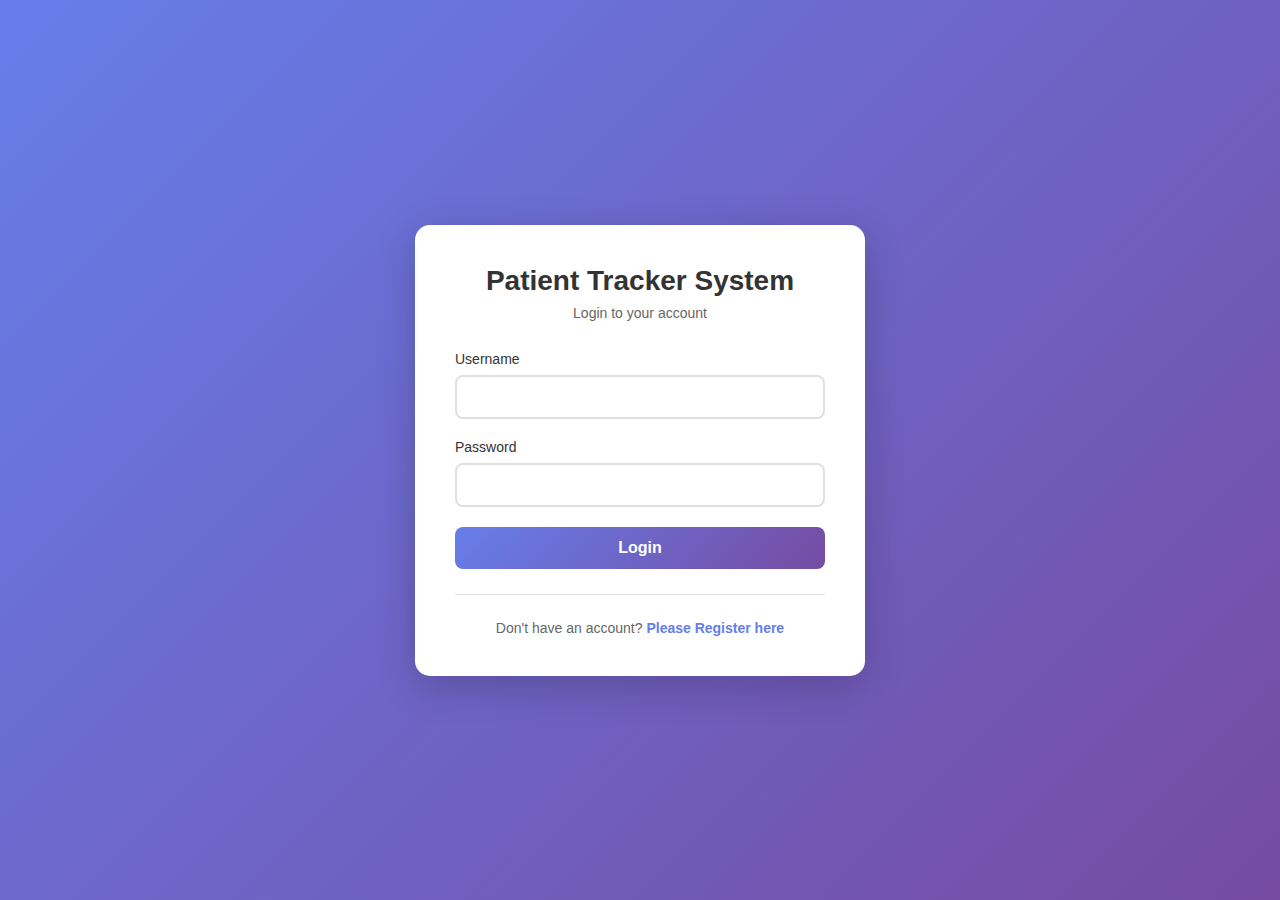
<file: index.html>
<!DOCTYPE html>
<html lang="en">
<head>
    <meta charset="UTF-8">
    <meta name="viewport" content="width=device-width, initial-scale=1.0">
    <title>Patient Tracker System - Login</title>
    <link rel="stylesheet" href="styles.css">
</head>
<body>
    <div class="container">
        <div class="login-card">
            <div class="login-header">
                <h1>Patient Tracker System</h1>
                <p>Login to your account</p>
            </div>
            <form id="loginForm" class="login-form">
                <div class="form-group">
                    <label for="username">Username</label>
                    <input type="text" id="username" name="username" required>
                </div>
                <div class="form-group">
                    <label for="password">Password</label>
                    <input type="password" id="password" name="password" required>
                </div>
                <button type="submit" class="btn btn-primary">Login</button>
                <div class="error-message" id="errorMessage"></div>
            </form>
            <div class="login-footer">
                <p>Don't have an account? <a href="register.html"> Please Register here</a></p>
            </div>
        </div>
    </div>
    <script src="auth.js"></script>
</body>
</html>
</file>
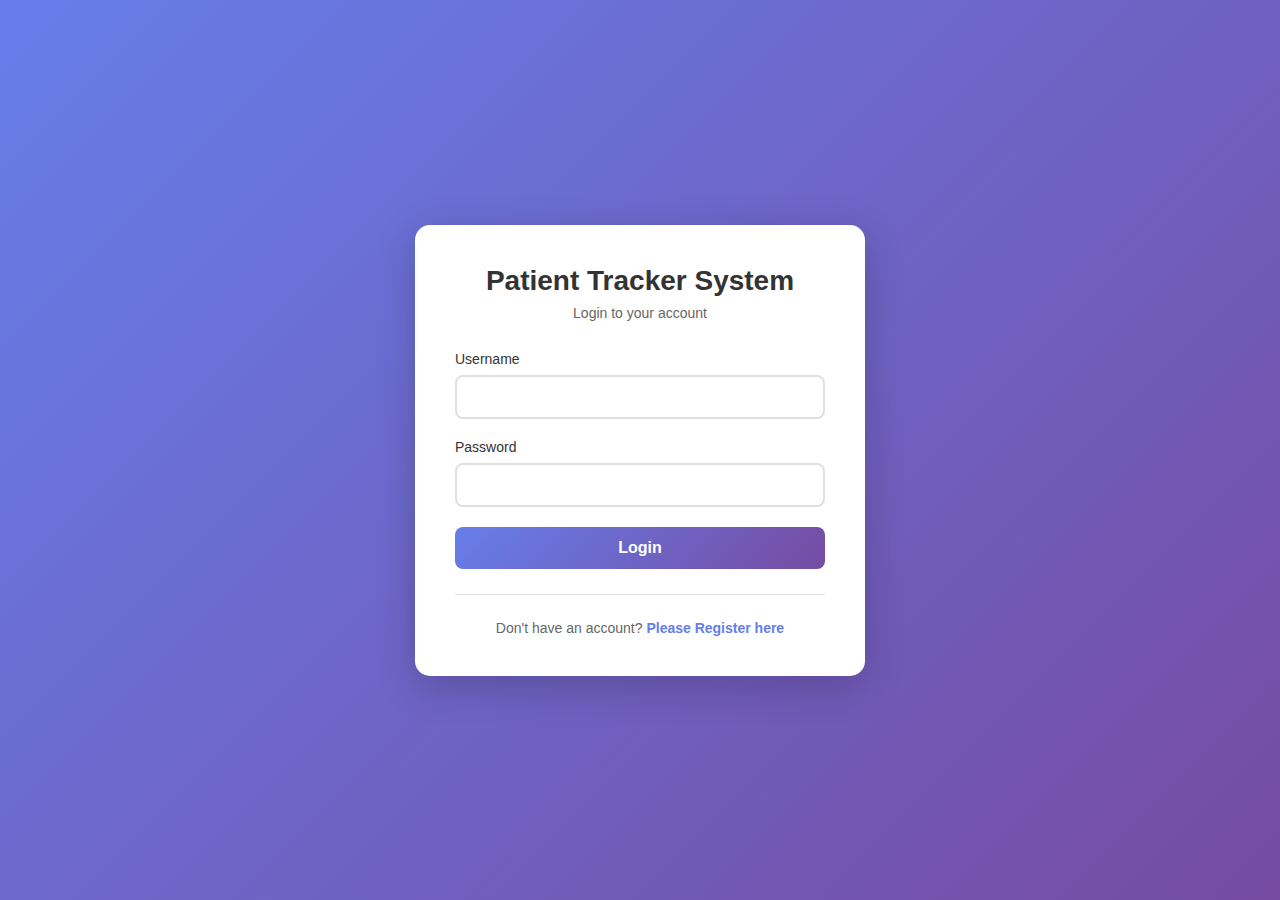
<file: dashboard-admin.html>
<!DOCTYPE html>
<html lang="en">
<head>
    <meta charset="UTF-8">
    <meta name="viewport" content="width=device-width, initial-scale=1.0">
    <title>Patient Tracker System - Admin Dashboard</title>
    <link rel="stylesheet" href="styles.css">
    <link rel="stylesheet" href="dashboard.css">
</head>
<body class="has-dashboard">
    <div class="dashboard">
        <div class="dashboard-header">
            <h1>System Admin Dashboard</h1>
            <div class="user-info">
                <span id="userName"></span>
                <button class="btn-logout" onclick="logout()">Logout</button>
            </div>
        </div>
        
        <div class="dashboard-content">
            <div class="card">
                <h2>Manage User Accounts</h2>
                <p>Create, edit, or delete user accounts</p>
                <button class="btn btn-secondary" onclick="openManageUsers()">Manage Users</button>
            </div>
            
            <div class="card">
                <h2>Assign Role to Worker</h2>
                <p>Assign roles to system workers</p>
                <button class="btn btn-secondary" onclick="openAssignRole()">Assign Roles</button>
            </div>
            
            <div class="card">
                <h2>Generate Reports and Backup Data</h2>
                <p>Generate system reports and backup data</p>
                <button class="btn btn-secondary" onclick="openReports()">Reports & Backup</button>
            </div>
        </div>
    </div>
    
    <!-- Manage Users Modal -->
    <div id="manageUsersModal" class="modal">
        <div class="modal-content" style="max-width: 900px;">
            <div class="modal-header">
                <h2>Manage User Accounts</h2>
                <button class="close-btn" onclick="closeModal('manageUsersModal')">&times;</button>
            </div>
            <div class="modal-body">
                <button class="btn btn-secondary" onclick="openAddUser(); closeModal('manageUsersModal');" style="margin-bottom: 20px;">Add New User</button>
                <table class="data-table">
                    <thead>
                        <tr>
                            <th>Username</th>
                            <th>Email</th>
                            <th>Role</th>
                            <th>Created</th>
                            <th>Actions</th>
                        </tr>
                    </thead>
                    <tbody id="usersTableBody"></tbody>
                </table>
            </div>
            <div class="modal-footer">
                <button class="btn-cancel" onclick="closeModal('manageUsersModal')">Close</button>
            </div>
        </div>
    </div>

    <!-- Add User Modal -->
    <div id="addUserModal" class="modal">
        <div class="modal-content">
            <div class="modal-header">
                <h2>Add New User</h2>
                <button class="close-btn" onclick="closeModal('addUserModal')">&times;</button>
            </div>
            <div class="modal-body">
                <form id="addUserForm">
                    <div class="form-group">
                        <label for="username">Username *</label>
                        <input type="text" id="username" name="username" required>
                    </div>
                    <div class="form-group">
                        <label for="email">Email *</label>
                        <input type="email" id="email" name="email" required>
                    </div>
                    <div class="form-group">
                        <label for="password">Password *</label>
                        <input type="password" id="password" name="password" required minlength="6">
                    </div>
                    <div class="form-group">
                        <label for="role">Role *</label>
                        <select id="role" name="role" required>
                            <option value="">Select Role</option>
                            <option value="receptionist">Receptionist</option>
                            <option value="doctor">Doctor</option>
                            <option value="system_admin">System Admin</option>
                        </select>
                    </div>
                </form>
            </div>
            <div class="modal-footer">
                <button class="btn-cancel" onclick="closeModal('addUserModal')">Cancel</button>
                <button class="btn-submit" onclick="submitAddUser(); setTimeout(() => openManageUsers(), 500);">Add User</button>
            </div>
        </div>
    </div>

    <!-- Edit User Role Modal -->
    <div id="editUserRoleModal" class="modal">
        <div class="modal-content">
            <div class="modal-header">
                <h2>Edit User Role</h2>
                <button class="close-btn" onclick="closeModal('editUserRoleModal')">&times;</button>
            </div>
            <div class="modal-body">
                <form id="editUserRoleForm">
                    <input type="hidden" id="editUserRoleId" name="userId">
                    <div class="form-group">
                        <label>Username</label>
                        <p id="editUserRoleUsername" style="padding: 10px; background-color: #f8f9fa; border-radius: 5px;"></p>
                    </div>
                    <div class="form-group">
                        <label for="editUserRoleSelect">Role *</label>
                        <select id="editUserRoleSelect" name="role" required>
                            <option value="receptionist">Receptionist</option>
                            <option value="doctor">Doctor</option>
                            <option value="system_admin">System Admin</option>
                        </select>
                    </div>
                </form>
            </div>
            <div class="modal-footer">
                <button class="btn-cancel" onclick="closeModal('editUserRoleModal')">Cancel</button>
                <button class="btn-submit" onclick="submitEditUserRole(); setTimeout(() => openManageUsers(), 500);">Update Role</button>
            </div>
        </div>
    </div>

    <!-- Reports Modal -->
    <div id="reportsModal" class="modal">
        <div class="modal-content" style="max-width: 800px;">
            <div class="modal-header">
                <h2>Generate Reports and Backup</h2>
                <button class="close-btn" onclick="closeModal('reportsModal')">&times;</button>
            </div>
            <div class="modal-body" id="reportContent"></div>
            <div class="modal-footer">
                <button class="btn-cancel" onclick="closeModal('reportsModal')">Close</button>
            </div>
        </div>
    </div>
    
    <script src="patients.js"></script>
    <script src="appointments.js"></script>
    <script src="healthRecords.js"></script>
    <script src="auth.js"></script>
    <script src="dashboard.js"></script>
</body>
</html>
</file>
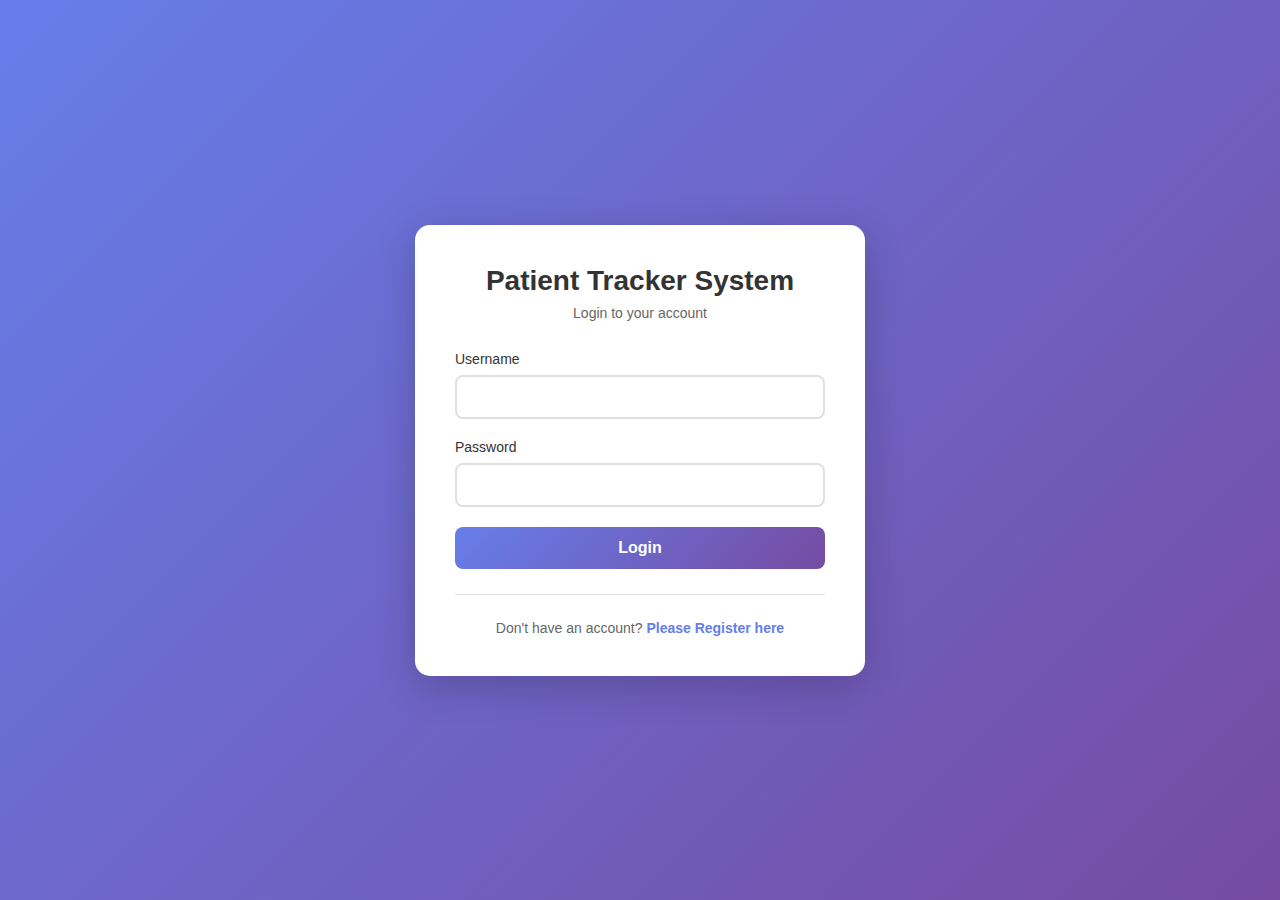
<file: dashboard-doctor.html>
<!DOCTYPE html>
<html lang="en">
<head>
    <meta charset="UTF-8">
    <meta name="viewport" content="width=device-width, initial-scale=1.0">
    <title>Patient Tracker System - Doctor Dashboard</title>
    <link rel="stylesheet" href="styles.css">
    <link rel="stylesheet" href="dashboard.css">
</head>
<body class="has-dashboard">
    <div class="dashboard">
        <div class="dashboard-header">
            <h1>Doctor Dashboard</h1>
            <div class="user-info">
                <span id="userName"></span>
                <button class="btn-logout" onclick="logout()">Logout</button>
            </div>
        </div>
        
        <div class="dashboard-content">
            <div class="card">
                <h2>View Assigned Patients</h2>
                <p>View all patients assigned to you</p>
                <button class="btn btn-secondary" onclick="openAssignedPatients()">View Patients</button>
            </div>
            
            <div class="card">
                <h2>Add Diagnosis</h2>
                <p>Add diagnosis for a patient</p>
                <button class="btn btn-secondary" onclick="openAddDiagnosis()">Add Diagnosis</button>
            </div>
            
            <div class="card">
                <h2>Add Prescriptions</h2>
                <p>Prescribe medications for patients</p>
                <button class="btn btn-secondary" onclick="openPrescriptions()">Add Prescriptions</button>
            </div>
            
            <div class="card">
                <h2>Update Patient Progress</h2>
                <p>Update patient health progress</p>
                <button class="btn btn-secondary" onclick="openUpdateProgress()">Update Progress</button>
            </div>
        </div>
    </div>
    
    <!-- Assigned Patients Modal -->
    <div id="assignedPatientsModal" class="modal">
        <div class="modal-content" style="max-width: 900px;">
            <div class="modal-header">
                <h2>View Assigned Patients</h2>
                <button class="close-btn" onclick="closeModal('assignedPatientsModal')">&times;</button>
            </div>
            <div class="modal-body">
                <table class="data-table">
                    <thead>
                        <tr>
                            <th>Patient ID</th>
                            <th>Name</th>
                            <th>Email</th>
                            <th>Phone</th>
                            <th>Date of Birth</th>
                            <th>Actions</th>
                        </tr>
                    </thead>
                    <tbody id="assignedPatientsTableBody"></tbody>
                </table>
            </div>
            <div class="modal-footer">
                <button class="btn-cancel" onclick="closeModal('assignedPatientsModal')">Close</button>
            </div>
        </div>
    </div>

    <!-- Patient Details Modal -->
    <div id="patientDetailsModal" class="modal">
        <div class="modal-content" style="max-width: 700px;">
            <div class="modal-header">
                <h2>Patient Details</h2>
                <button class="close-btn" onclick="closeModal('patientDetailsModal')">&times;</button>
            </div>
            <div class="modal-body" id="patientDetailsContent"></div>
            <div class="modal-footer">
                <button class="btn-cancel" onclick="closeModal('patientDetailsModal')">Close</button>
            </div>
        </div>
    </div>

    <!-- Add Diagnosis Modal -->
    <div id="addDiagnosisModal" class="modal">
        <div class="modal-content">
            <div class="modal-header">
                <h2>Add Diagnosis</h2>
                <button class="close-btn" onclick="closeModal('addDiagnosisModal')">&times;</button>
            </div>
            <div class="modal-body">
                <form id="diagnosisForm">
                    <div class="form-group">
                        <label for="diagnosisPatientId">Patient *</label>
                        <select id="diagnosisPatientId" name="patientId" required></select>
                    </div>
                    <div class="form-group">
                        <label for="diagnosis">Diagnosis *</label>
                        <input type="text" id="diagnosis" name="diagnosis" placeholder="e.g., Hypertension" required>
                    </div>
                    <div class="form-group">
                        <label for="description">Description</label>
                        <textarea id="description" name="description" placeholder="Detailed description of the diagnosis"></textarea>
                    </div>
                    <div class="form-group">
                        <label for="notes">Notes</label>
                        <textarea id="notes" name="notes" placeholder="Additional notes"></textarea>
                    </div>
                </form>
            </div>
            <div class="modal-footer">
                <button class="btn-cancel" onclick="closeModal('addDiagnosisModal')">Cancel</button>
                <button class="btn-submit" onclick="submitDiagnosis()">Add Diagnosis</button>
            </div>
        </div>
    </div>

    <!-- Add Prescription Modal -->
    <div id="addPrescriptionModal" class="modal">
        <div class="modal-content">
            <div class="modal-header">
                <h2>Add Prescription</h2>
                <button class="close-btn" onclick="closeModal('addPrescriptionModal')">&times;</button>
            </div>
            <div class="modal-body">
                <form id="prescriptionForm">
                    <div class="form-group">
                        <label for="prescriptionPatientId">Patient *</label>
                        <select id="prescriptionPatientId" name="patientId" required></select>
                    </div>
                    <div class="form-group">
                        <label for="prescription">Prescription *</label>
                        <input type="text" id="prescription" name="prescription" placeholder="e.g., Paracetamol 500mg" required>
                    </div>
                    <div class="form-group">
                        <label for="dosage">Dosage</label>
                        <input type="text" id="dosage" name="dosage" placeholder="e.g., 500mg">
                    </div>
                    <div class="form-group">
                        <label for="frequency">Frequency</label>
                        <input type="text" id="frequency" name="frequency" placeholder="e.g., Twice daily">
                    </div>
                    <div class="form-group">
                        <label for="duration">Duration</label>
                        <input type="text" id="duration" name="duration" placeholder="e.g., 7 days">
                    </div>
                    <div class="form-group">
                        <label for="notes">Notes</label>
                        <textarea id="notes" name="notes" placeholder="Additional instructions"></textarea>
                    </div>
                </form>
            </div>
            <div class="modal-footer">
                <button class="btn-cancel" onclick="closeModal('addPrescriptionModal')">Cancel</button>
                <button class="btn-submit" onclick="submitPrescription()">Add Prescription</button>
            </div>
        </div>
    </div>

    <!-- Update Progress Modal -->
    <div id="updateProgressModal" class="modal">
        <div class="modal-content">
            <div class="modal-header">
                <h2>Update Patient Progress</h2>
                <button class="close-btn" onclick="closeModal('updateProgressModal')">&times;</button>
            </div>
            <div class="modal-body">
                <form id="progressForm">
                    <div class="form-group">
                        <label for="progressPatientId">Patient *</label>
                        <select id="progressPatientId" name="patientId" required></select>
                    </div>
                    <div class="form-group">
                        <label for="progress">Progress Status</label>
                        <select id="progress" name="progress">
                            <option value="">Select Status</option>
                            <option value="Improving">Improving</option>
                            <option value="Stable">Stable</option>
                            <option value="Worsening">Worsening</option>
                            <option value="Recovered">Recovered</option>
                        </select>
                    </div>
                    <div class="form-group">
                        <label for="status">General Status</label>
                        <select id="status" name="status">
                            <option value="">Select Status</option>
                            <option value="Good">Good</option>
                            <option value="Fair">Fair</option>
                            <option value="Poor">Poor</option>
                            <option value="Critical">Critical</option>
                        </select>
                    </div>
                    <div class="form-group">
                        <label for="notes">Progress Notes *</label>
                        <textarea id="notes" name="notes" placeholder="Describe the patient's progress" required></textarea>
                    </div>
                </form>
            </div>
            <div class="modal-footer">
                <button class="btn-cancel" onclick="closeModal('updateProgressModal')">Cancel</button>
                <button class="btn-submit" onclick="submitProgress()">Update Progress</button>
            </div>
        </div>
    </div>
    
    <script src="patients.js"></script>
    <script src="appointments.js"></script>
    <script src="healthRecords.js"></script>
    <script src="auth.js"></script>
    <script src="dashboard.js"></script>
</body>
</html>
</file>
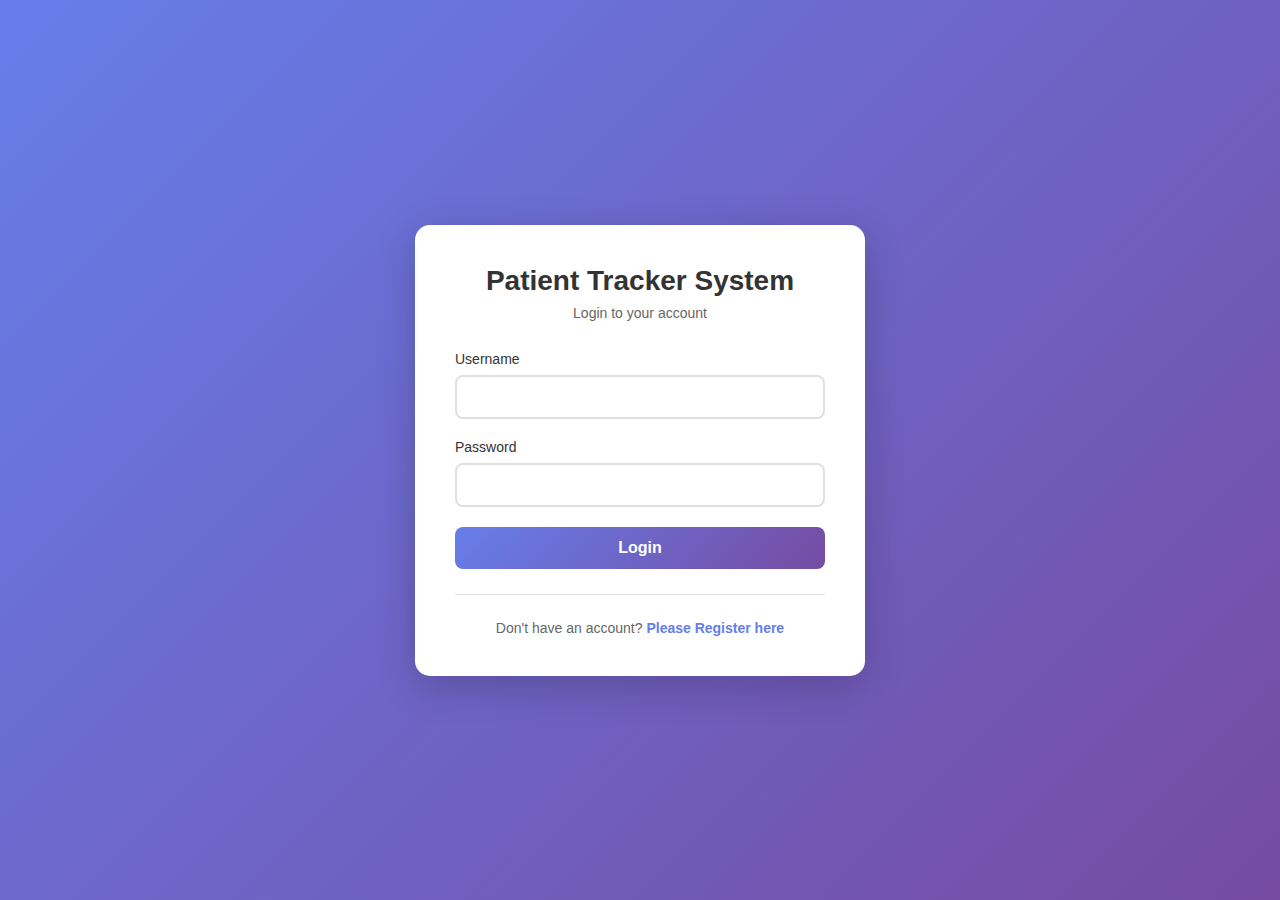
<file: dashboard-receptionist.html>
<!DOCTYPE html>
<html lang="en">
<head>
    <meta charset="UTF-8">
    <meta name="viewport" content="width=device-width, initial-scale=1.0">
    <title>Patient Tracker System - Receptionist Dashboard</title>
    <link rel="stylesheet" href="styles.css">
    <link rel="stylesheet" href="dashboard.css">
</head>
<body class="has-dashboard">
    <div class="dashboard">
        <div class="dashboard-header">
            <h1>Receptionist Dashboard</h1>
            <div class="user-info">
                <span id="userName"></span>
                <button class="btn-logout" onclick="logout()">Logout</button>
            </div>
        </div>
        
        <div class="dashboard-content">
            <div class="card">
                <h2>Register New Patient</h2>
                <p>Register a new patient in the system</p>
                <button class="btn btn-secondary" onclick="openRegisterPatient()">Register Patient</button>
            </div>
            
            <div class="card">
                <h2>Schedule or View Appointments</h2>
                <p>Manage patient appointments</p>
                <button class="btn btn-secondary" onclick="openAppointments()">Manage Appointments</button>
            </div>
            
            <div class="card">
                <h2>Add or Edit Patient Details</h2>
                <p>Update patient information</p>
                <button class="btn btn-secondary" onclick="openEditPatient()">Edit Patient</button>
            </div>
        </div>
    </div>
    
    <!-- Register Patient Modal -->
    <div id="registerPatientModal" class="modal">
        <div class="modal-content">
            <div class="modal-header">
                <h2>Register New Patient</h2>
                <button class="close-btn" onclick="closeModal('registerPatientModal')">&times;</button>
            </div>
            <div class="modal-body">
                <form id="registerPatientForm">
                    <div class="form-group">
                        <label for="patientId">Patient ID *</label>
                        <input type="text" id="patientId" name="patientId" required>
                    </div>
                    <div class="form-group">
                        <label for="firstName">First Name *</label>
                        <input type="text" id="firstName" name="firstName" required>
                    </div>
                    <div class="form-group">
                        <label for="lastName">Last Name *</label>
                        <input type="text" id="lastName" name="lastName" required>
                    </div>
                    <div class="form-group">
                        <label for="email">Email</label>
                        <input type="email" id="email" name="email">
                    </div>
                    <div class="form-group">
                        <label for="phone">Phone *</label>
                        <input type="tel" id="phone" name="phone" required>
                    </div>
                    <div class="form-group">
                        <label for="dateOfBirth">Date of Birth</label>
                        <input type="date" id="dateOfBirth" name="dateOfBirth">
                    </div>
                    <div class="form-group">
                        <label for="gender">Gender</label>
                        <select id="gender" name="gender">
                            <option value="">Select Gender</option>
                            <option value="Male">Male</option>
                            <option value="Female">Female</option>
                            <option value="Other">Other</option>
                        </select>
                    </div>
                    <div class="form-group">
                        <label for="bloodGroup">Blood Group</label>
                        <select id="bloodGroup" name="bloodGroup">
                            <option value="">Select Blood Group</option>
                            <option value="A+">A+</option>
                            <option value="A-">A-</option>
                            <option value="B+">B+</option>
                            <option value="B-">B-</option>
                            <option value="AB+">AB+</option>
                            <option value="AB-">AB-</option>
                            <option value="O+">O+</option>
                            <option value="O-">O-</option>
                        </select>
                    </div>
                    <div class="form-group">
                        <label for="address">Address</label>
                        <textarea id="address" name="address"></textarea>
                    </div>
                    <div class="form-group">
                        <label for="emergencyContact">Emergency Contact Name</label>
                        <input type="text" id="emergencyContact" name="emergencyContact">
                    </div>
                    <div class="form-group">
                        <label for="emergencyPhone">Emergency Contact Phone</label>
                        <input type="tel" id="emergencyPhone" name="emergencyPhone">
                    </div>
                </form>
            </div>
            <div class="modal-footer">
                <button class="btn-cancel" onclick="closeModal('registerPatientModal')">Cancel</button>
                <button class="btn-submit" onclick="submitRegisterPatient()">Register Patient</button>
            </div>
        </div>
    </div>

    <!-- Appointments Modal -->
    <div id="appointmentsModal" class="modal">
        <div class="modal-content" style="max-width: 900px;">
            <div class="modal-header">
                <h2>Manage Appointments</h2>
                <button class="close-btn" onclick="closeModal('appointmentsModal')">&times;</button>
            </div>
            <div class="modal-body">
                <button class="btn btn-secondary" onclick="openNewAppointment(); closeModal('appointmentsModal');" style="margin-bottom: 20px;">Schedule New Appointment</button>
                <table class="data-table">
                    <thead>
                        <tr>
                            <th>Patient</th>
                            <th>Date</th>
                            <th>Time</th>
                            <th>Reason</th>
                            <th>Status</th>
                            <th>Actions</th>
                        </tr>
                    </thead>
                    <tbody id="appointmentsTableBody"></tbody>
                </table>
            </div>
            <div class="modal-footer">
                <button class="btn-cancel" onclick="closeModal('appointmentsModal')">Close</button>
            </div>
        </div>
    </div>

    <!-- New Appointment Modal -->
    <div id="newAppointmentModal" class="modal">
        <div class="modal-content">
            <div class="modal-header">
                <h2>Schedule New Appointment</h2>
                <button class="close-btn" onclick="closeModal('newAppointmentModal')">&times;</button>
            </div>
            <div class="modal-body">
                <form id="newAppointmentForm">
                    <div class="form-group">
                        <label for="appointmentPatientId">Patient *</label>
                        <select id="appointmentPatientId" name="patientId" required></select>
                    </div>
                    <div class="form-group">
                        <label for="appointmentDate">Appointment Date *</label>
                        <input type="date" id="appointmentDate" name="appointmentDate" required>
                    </div>
                    <div class="form-group">
                        <label for="appointmentTime">Appointment Time *</label>
                        <input type="time" id="appointmentTime" name="appointmentTime" required>
                    </div>
                    <div class="form-group">
                        <label for="reason">Reason</label>
                        <input type="text" id="reason" name="reason" placeholder="e.g., General Checkup">
                    </div>
                    <div class="form-group">
                        <label for="notes">Notes</label>
                        <textarea id="notes" name="notes"></textarea>
                    </div>
                </form>
            </div>
            <div class="modal-footer">
                <button class="btn-cancel" onclick="closeModal('newAppointmentModal')">Cancel</button>
                <button class="btn-submit" onclick="submitNewAppointment(); setTimeout(() => openAppointments(), 500);">Schedule</button>
            </div>
        </div>
    </div>

    <!-- Edit Patient Modal -->
    <div id="editPatientModal" class="modal">
        <div class="modal-content">
            <div class="modal-header">
                <h2>Edit Patient Details</h2>
                <button class="close-btn" onclick="closeModal('editPatientModal')">&times;</button>
            </div>
            <div class="modal-body">
                <form id="editPatientForm">
                    <input type="hidden" id="editPatientId" name="patientId">
                    <div class="form-group">
                        <label for="editPatientSelect">Select Patient *</label>
                        <select id="editPatientSelect" name="patientSelect" onchange="loadPatientDetails()" required>
                            <option value="">Select Patient</option>
                        </select>
                    </div>
                    <div class="form-group">
                        <label for="editFirstName">First Name *</label>
                        <input type="text" id="editFirstName" name="firstName" required>
                    </div>
                    <div class="form-group">
                        <label for="editLastName">Last Name *</label>
                        <input type="text" id="editLastName" name="lastName" required>
                    </div>
                    <div class="form-group">
                        <label for="editEmail">Email</label>
                        <input type="email" id="editEmail" name="email">
                    </div>
                    <div class="form-group">
                        <label for="editPhone">Phone</label>
                        <input type="tel" id="editPhone" name="phone">
                    </div>
                    <div class="form-group">
                        <label for="editDateOfBirth">Date of Birth</label>
                        <input type="date" id="editDateOfBirth" name="dateOfBirth">
                    </div>
                    <div class="form-group">
                        <label for="editGender">Gender</label>
                        <select id="editGender" name="gender">
                            <option value="">Select Gender</option>
                            <option value="Male">Male</option>
                            <option value="Female">Female</option>
                            <option value="Other">Other</option>
                        </select>
                    </div>
                    <div class="form-group">
                        <label for="editBloodGroup">Blood Group</label>
                        <select id="editBloodGroup" name="bloodGroup">
                            <option value="">Select Blood Group</option>
                            <option value="A+">A+</option>
                            <option value="A-">A-</option>
                            <option value="B+">B+</option>
                            <option value="B-">B-</option>
                            <option value="AB+">AB+</option>
                            <option value="AB-">AB-</option>
                            <option value="O+">O+</option>
                            <option value="O-">O-</option>
                        </select>
                    </div>
                    <div class="form-group">
                        <label for="editAddress">Address</label>
                        <textarea id="editAddress" name="address"></textarea>
                    </div>
                    <div class="form-group">
                        <label for="editEmergencyContact">Emergency Contact Name</label>
                        <input type="text" id="editEmergencyContact" name="emergencyContact">
                    </div>
                    <div class="form-group">
                        <label for="editEmergencyPhone">Emergency Contact Phone</label>
                        <input type="tel" id="editEmergencyPhone" name="emergencyPhone">
                    </div>
                </form>
            </div>
            <div class="modal-footer">
                <button class="btn-cancel" onclick="closeModal('editPatientModal')">Cancel</button>
                <button class="btn-submit" onclick="submitEditPatient()">Update Patient</button>
            </div>
        </div>
    </div>
    
    <script src="patients.js"></script>
    <script src="appointments.js"></script>
    <script src="auth.js"></script>
    <script src="dashboard.js"></script>
</body>
</html>
</file>
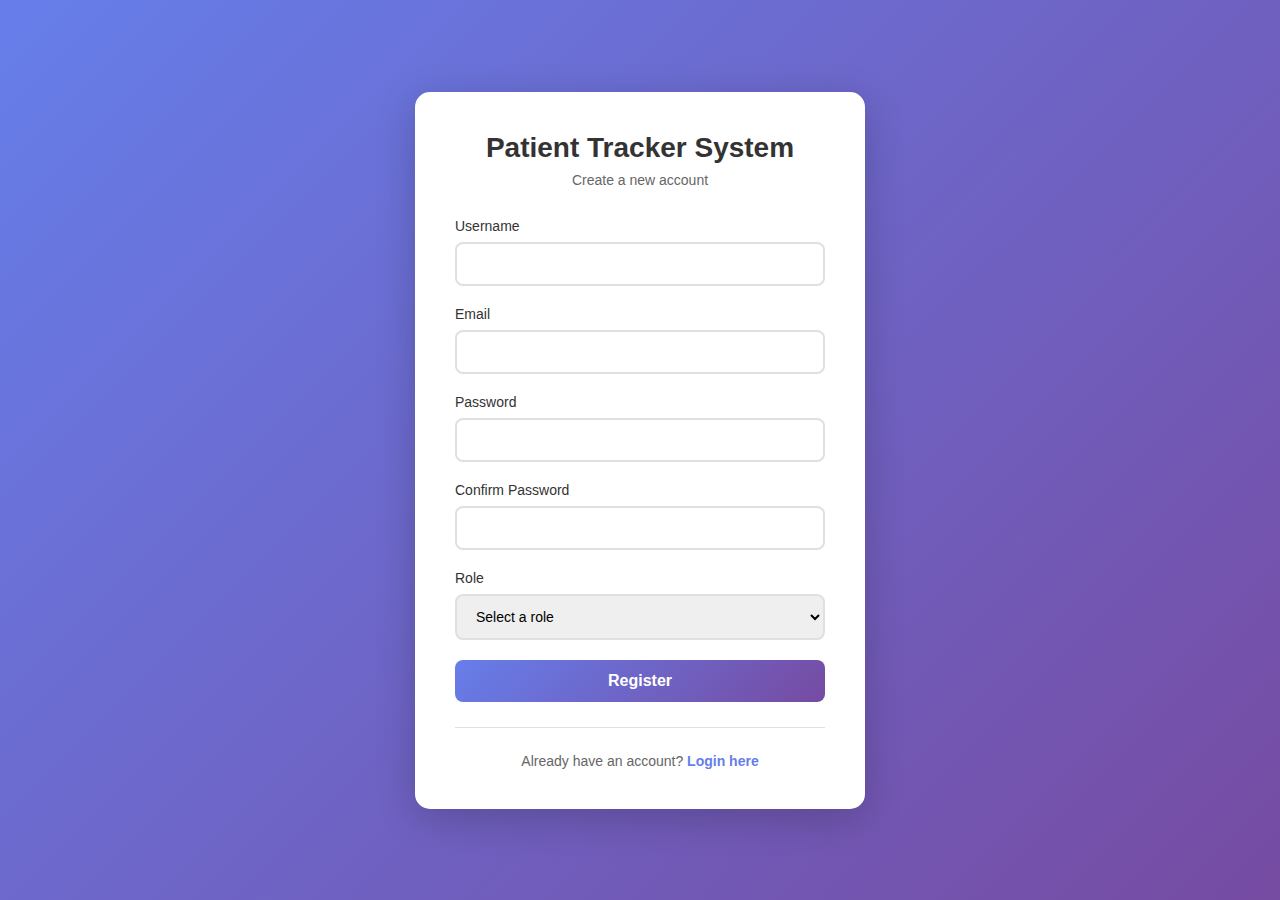
<file: register.html>
<!DOCTYPE html>
<html lang="en">
<head>
    <meta charset="UTF-8">
    <meta name="viewport" content="width=device-width, initial-scale=1.0">
    <title>Patient Tracker System - Register</title>
    <link rel="stylesheet" href="styles.css">
</head>
<body>
    <div class="container">
        <div class="login-card">
            <div class="login-header">
                <h1>Patient Tracker System</h1>
                <p>Create a new account</p>
            </div>
            <form id="registerForm" class="login-form">
                <div class="form-group">
                    <label for="regUsername">Username</label>
                    <input type="text" id="regUsername" name="username" required>
                </div>
                <div class="form-group">
                    <label for="regEmail">Email</label>
                    <input type="email" id="regEmail" name="email" required>
                </div>
                <div class="form-group">
                    <label for="regPassword">Password</label>
                    <input type="password" id="regPassword" name="password" required minlength="6">
                </div>
                <div class="form-group">
                    <label for="regConfirmPassword">Confirm Password</label>
                    <input type="password" id="regConfirmPassword" name="confirmPassword" required>
                </div>
                <div class="form-group">
                    <label for="regRole">Role</label>
                    <select id="regRole" name="role" required>
                        <option value="">Select a role</option>
                        <option value="receptionist">Receptionist</option>
                        <option value="doctor">Doctor</option>
                        <option value="system_admin">System Admin</option>
                    </select>
                </div>
                <button type="submit" class="btn btn-primary">Register</button>
                <div class="error-message" id="errorMessage"></div>
                <div class="success-message" id="successMessage"></div>
            </form>
            <div class="login-footer">
                <p>Already have an account? <a href="index.html">Login here</a></p>
            </div>
        </div>
    </div>
    <script src="auth.js"></script>
</body>
</html>
</file>
<file: styles.css>
* {
    margin: 0;
    padding: 0;
    box-sizing: border-box;
}

body {
    font-family: 'Segoe UI', Tahoma, Geneva, Verdana, sans-serif;
    background: linear-gradient(135deg, #667eea 0%, #764ba2 100%);
    min-height: 100vh;
    display: flex;
    justify-content: center;
    align-items: center;
    padding: 20px;
}

body.has-dashboard {
    background: #f5f5f5;
    display: block;
}

.container {
    width: 100%;
    max-width: 450px;
}

.login-card {
    background: white;
    border-radius: 15px;
    box-shadow: 0 10px 40px rgba(0, 0, 0, 0.2);
    padding: 40px;
    animation: slideIn 0.5s ease-out;
}

@keyframes slideIn {
    from {
        opacity: 0;
        transform: translateY(-20px);
    }
    to {
        opacity: 1;
        transform: translateY(0);
    }
}

.login-header {
    text-align: center;
    margin-bottom: 30px;
}

.login-header h1 {
    color: #333;
    font-size: 28px;
    margin-bottom: 8px;
}

.login-header p {
    color: #666;
    font-size: 14px;
}

.login-form {
    width: 100%;
}

.form-group {
    margin-bottom: 20px;
}

.form-group label {
    display: block;
    margin-bottom: 8px;
    color: #333;
    font-weight: 500;
    font-size: 14px;
}

.form-group input,
.form-group select {
    width: 100%;
    padding: 12px 15px;
    border: 2px solid #e0e0e0;
    border-radius: 8px;
    font-size: 14px;
    transition: border-color 0.3s ease;
}

.form-group input:focus,
.form-group select:focus {
    outline: none;
    border-color: #667eea;
}

.btn {
    width: 100%;
    padding: 12px;
    border: none;
    border-radius: 8px;
    font-size: 16px;
    font-weight: 600;
    cursor: pointer;
    transition: background-color 0.3s ease, transform 0.2s ease;
}

.btn-primary {
    background: linear-gradient(135deg, #667eea 0%, #764ba2 100%);
    color: white;
}

.btn-primary:hover {
    transform: translateY(-2px);
    box-shadow: 0 5px 15px rgba(102, 126, 234, 0.4);
}

.btn-primary:active {
    transform: translateY(0);
}

.error-message {
    margin-top: 15px;
    padding: 12px;
    background-color: #fee;
    color: #c33;
    border-radius: 8px;
    font-size: 14px;
    display: none;
}

.error-message.show {
    display: block;
    animation: shake 0.5s;
}

@keyframes shake {
    0%, 100% { transform: translateX(0); }
    25% { transform: translateX(-10px); }
    75% { transform: translateX(10px); }
}

.success-message {
    margin-top: 15px;
    padding: 12px;
    background-color: #efe;
    color: #3c3;
    border-radius: 8px;
    font-size: 14px;
    display: none;
}

.success-message.show {
    display: block;
}

.login-footer {
    text-align: center;
    margin-top: 25px;
    padding-top: 25px;
    border-top: 1px solid #e0e0e0;
}

.login-footer p {
    color: #666;
    font-size: 14px;
}

.login-footer a {
    color: #667eea;
    text-decoration: none;
    font-weight: 600;
}

.login-footer a:hover {
    text-decoration: underline;
}

/* Dashboard Styles */
.dashboard {
    max-width: 1200px;
    margin: 0 auto;
    padding: 20px;
}

.dashboard-header {
    background: white;
    padding: 20px;
    border-radius: 10px;
    margin-bottom: 20px;
    box-shadow: 0 2px 10px rgba(0, 0, 0, 0.1);
    display: flex;
    justify-content: space-between;
    align-items: center;
}

.dashboard-header h1 {
    color: #333;
}

.user-info {
    display: flex;
    align-items: center;
    gap: 15px;
}

.user-info span {
    color: #666;
    font-size: 14px;
}

.btn-logout {
    padding: 8px 20px;
    background-color: #dc3545;
    color: white;
    border: none;
    border-radius: 5px;
    cursor: pointer;
    font-size: 14px;
}

.btn-logout:hover {
    background-color: #c82333;
}

.dashboard-content {
    display: grid;
    grid-template-columns: repeat(auto-fit, minmax(300px, 1fr));
    gap: 20px;
}

.card {
    background: white;
    padding: 20px;
    border-radius: 10px;
    box-shadow: 0 2px 10px rgba(0, 0, 0, 0.1);
}

.card h2 {
    color: #333;
    margin-bottom: 15px;
    font-size: 20px;
}

.card p {
    color: #666;
    line-height: 1.6;
}

/* Modal Styles */
.modal {
    display: none;
    position: fixed;
    z-index: 1000;
    left: 0;
    top: 0;
    width: 100%;
    height: 100%;
    background-color: rgba(0, 0, 0, 0.5);
    overflow: auto;
    animation: fadeIn 0.3s ease;
}

.modal.show {
    display: flex;
    justify-content: center;
    align-items: center;
}

@keyframes fadeIn {
    from { opacity: 0; }
    to { opacity: 1; }
}

.modal-content {
    background-color: white;
    border-radius: 15px;
    padding: 30px;
    width: 90%;
    max-width: 600px;
    max-height: 90vh;
    overflow-y: auto;
    box-shadow: 0 10px 40px rgba(0, 0, 0, 0.3);
    animation: slideUp 0.3s ease;
    position: relative;
}

@keyframes slideUp {
    from {
        transform: translateY(50px);
        opacity: 0;
    }
    to {
        transform: translateY(0);
        opacity: 1;
    }
}

.modal-header {
    display: flex;
    justify-content: space-between;
    align-items: center;
    margin-bottom: 25px;
    padding-bottom: 15px;
    border-bottom: 2px solid #e0e0e0;
}

.modal-header h2 {
    color: #333;
    margin: 0;
}

.close-btn {
    background: none;
    border: none;
    font-size: 28px;
    color: #999;
    cursor: pointer;
    padding: 0;
    width: 30px;
    height: 30px;
    display: flex;
    align-items: center;
    justify-content: center;
    border-radius: 50%;
    transition: all 0.3s ease;
}

.close-btn:hover {
    background-color: #f0f0f0;
    color: #333;
}

.modal-body {
    margin-bottom: 20px;
}

.modal-footer {
    display: flex;
    justify-content: flex-end;
    gap: 10px;
    padding-top: 15px;
    border-top: 1px solid #e0e0e0;
}

.btn-cancel {
    padding: 10px 20px;
    background-color: #6c757d;
    color: white;
    border: none;
    border-radius: 5px;
    cursor: pointer;
    font-size: 14px;
}

.btn-cancel:hover {
    background-color: #5a6268;
}

.btn-submit {
    padding: 10px 20px;
    background: linear-gradient(135deg, #667eea 0%, #764ba2 100%);
    color: white;
    border: none;
    border-radius: 5px;
    cursor: pointer;
    font-size: 14px;
}

.btn-submit:hover {
    transform: translateY(-2px);
    box-shadow: 0 5px 15px rgba(102, 126, 234, 0.4);
}

/* Table Styles */
.data-table {
    width: 100%;
    border-collapse: collapse;
    margin-top: 15px;
}

.data-table th,
.data-table td {
    padding: 12px;
    text-align: left;
    border-bottom: 1px solid #e0e0e0;
}

.data-table th {
    background-color: #f8f9fa;
    font-weight: 600;
    color: #333;
}

.data-table tr:hover {
    background-color: #f8f9fa;
}

.btn-action {
    padding: 6px 12px;
    margin: 0 3px;
    border: none;
    border-radius: 4px;
    cursor: pointer;
    font-size: 12px;
}

.btn-edit {
    background-color: #28a745;
    color: white;
}

.btn-edit:hover {
    background-color: #218838;
}

.btn-delete {
    background-color: #dc3545;
    color: white;
}

.btn-delete:hover {
    background-color: #c82333;
}

.btn-view {
    background-color: #17a2b8;
    color: white;
}

.btn-view:hover {
    background-color: #138496;
}

.empty-state {
    text-align: center;
    padding: 40px;
    color: #999;
}

.empty-state p {
    margin-top: 10px;
}

.badge {
    padding: 4px 8px;
    border-radius: 4px;
    font-size: 12px;
    font-weight: 600;
    background-color: #e9ecef;
    color: #495057;
}

.badge.scheduled {
    background-color: #cfe2ff;
    color: #084298;
}

.badge.completed {
    background-color: #d1e7dd;
    color: #0f5132;
}

.badge.cancelled {
    background-color: #f8d7da;
    color: #842029;
}

/* Form Styles in Modal */
.modal-body .form-group {
    margin-bottom: 20px;
}

.modal-body textarea {
    width: 100%;
    padding: 12px 15px;
    border: 2px solid #e0e0e0;
    border-radius: 8px;
    font-size: 14px;
    font-family: inherit;
    resize: vertical;
    min-height: 100px;
}

.modal-body textarea:focus {
    outline: none;
    border-color: #667eea;
}
</file>
<file: dashboard.css>
.btn-secondary {
    background: linear-gradient(135deg, #667eea 0%, #764ba2 100%);
    color: white;
    border: none;
    padding: 10px 20px;
    border-radius: 5px;
    cursor: pointer;
    font-size: 14px;
    margin-top: 15px;
    transition: transform 0.2s ease, box-shadow 0.2s ease;
}

.btn-secondary:hover {
    transform: translateY(-2px);
    box-shadow: 0 5px 15px rgba(102, 126, 234, 0.4);
}

.btn-secondary:active {
    transform: translateY(0);
}

.card {
    transition: transform 0.2s ease, box-shadow 0.2s ease;
}

.card:hover {
    transform: translateY(-5px);
    box-shadow: 0 5px 20px rgba(0, 0, 0, 0.15);
}
</file>
